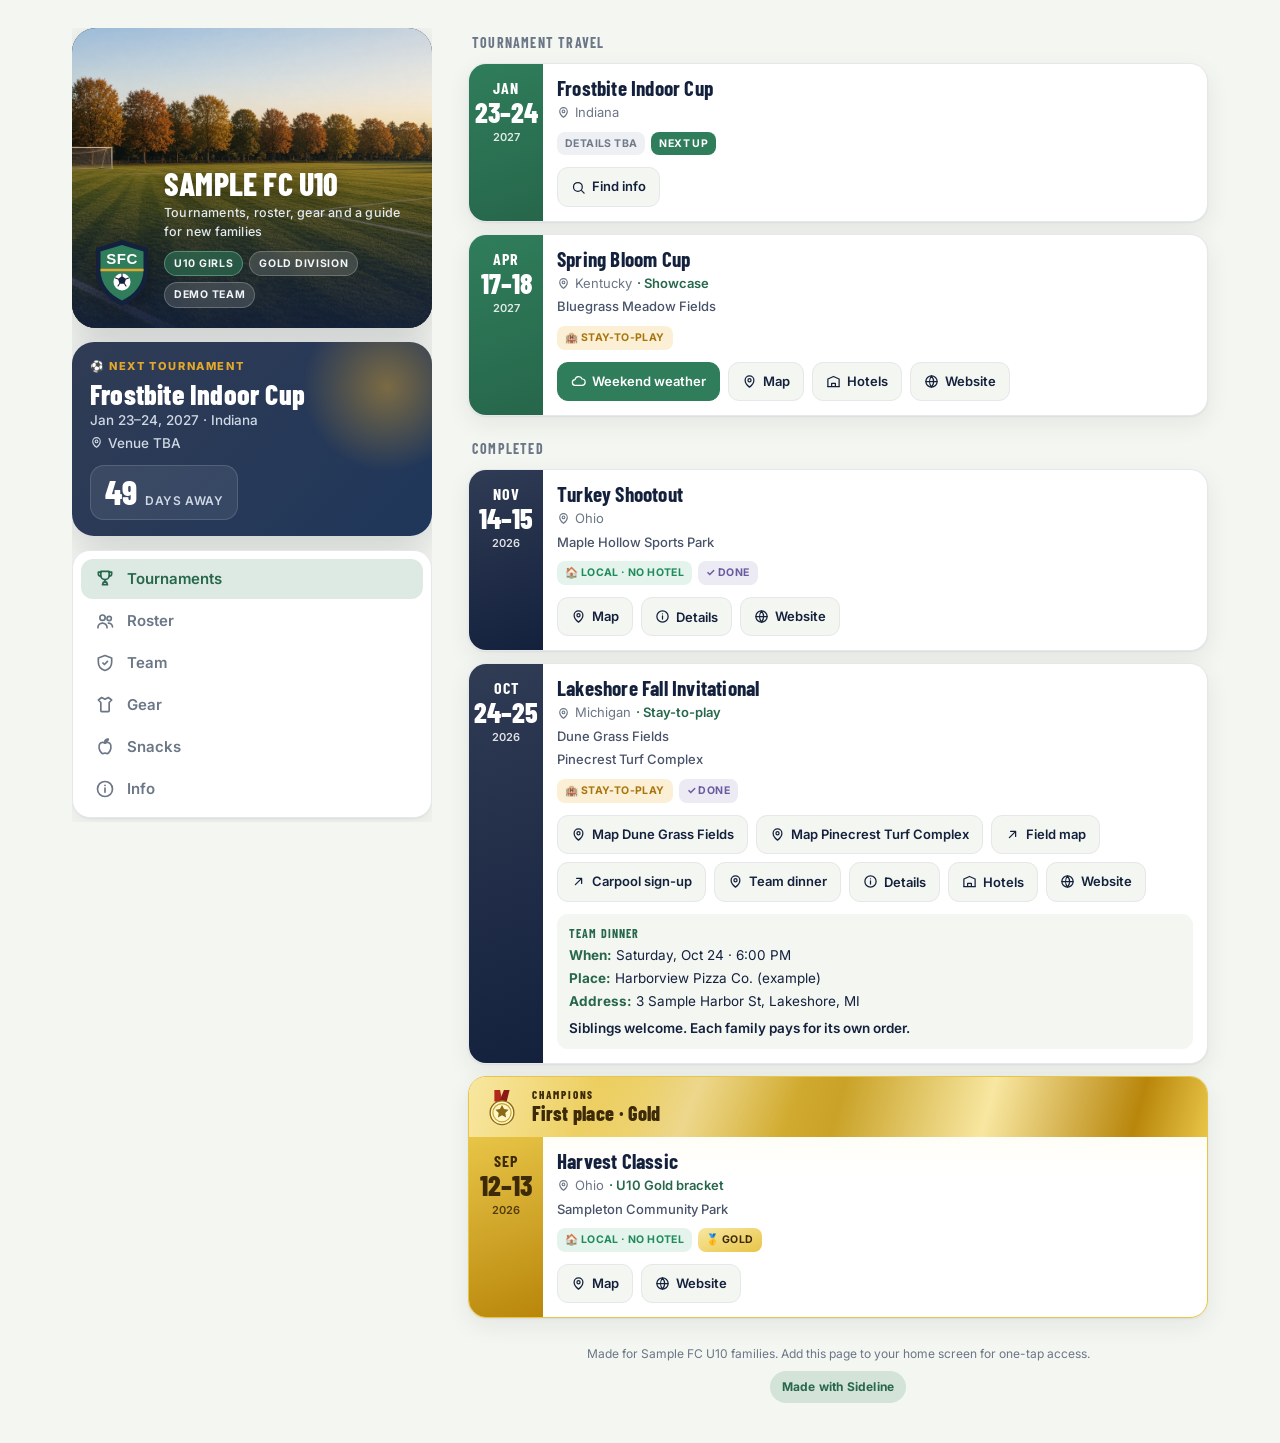
<file: src/index.html>
<!DOCTYPE html>
<html lang="en">
<head>
<meta charset="UTF-8" />
<meta name="viewport" content="width=device-width, initial-scale=1.0, viewport-fit=cover" />
<title>Team site</title>
<meta name="robots" content="noindex, nofollow" />
<meta name="theme-color" content="#14213d" />
<meta name="apple-mobile-web-app-capable" content="yes" />
<meta name="apple-mobile-web-app-status-bar-style" content="black-translucent" />
<link rel="manifest" href="manifest.webmanifest" />
<link rel="icon" href="assets/logo.svg" type="image/svg+xml" />
<link rel="preconnect" href="https://fonts.googleapis.com" />
<link rel="preconnect" href="https://fonts.gstatic.com" crossorigin />
<link href="https://fonts.googleapis.com/css2?family=Barlow+Condensed:wght@500;600;700;800&family=Inter:wght@400;500;600;700&display=swap" rel="stylesheet" />
<link rel="stylesheet" href="app.css" />
</head>
<body>
<div class="shell">
  <aside class="rail">
    <header class="hero" id="hero"></header>
    <div id="nextupHost"></div>
    <nav class="tabbar" id="tabbar" role="tablist"></nav>
  </aside>
  <div class="minibar" id="minibar"></div>
  <main id="main"></main>
</div>
<script src="app.js"></script>
</body>
</html>
</file>
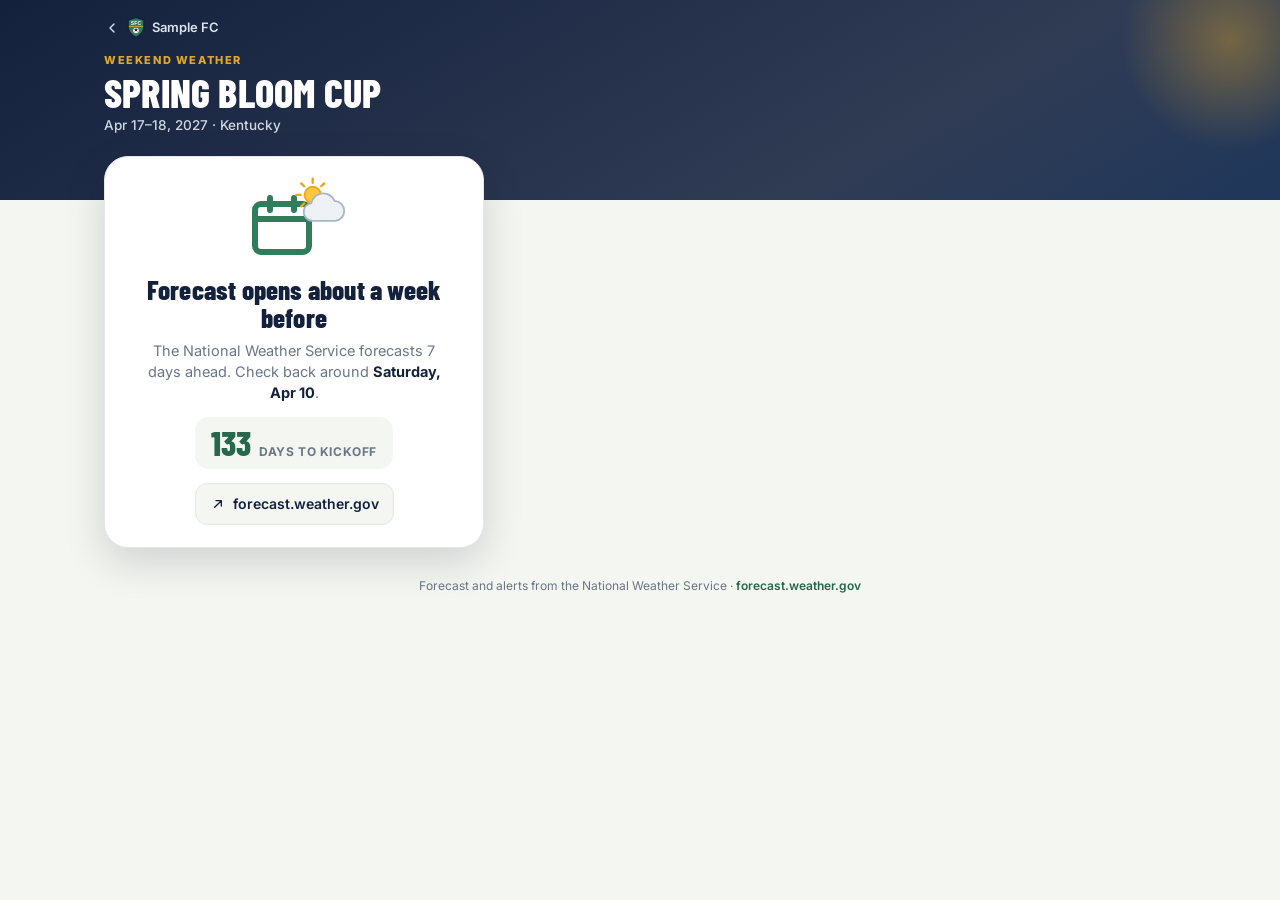
<file: src/weather/index.html>
<!DOCTYPE html>
<html lang="en">
<head>
<meta charset="UTF-8" />
<meta name="viewport" content="width=device-width, initial-scale=1.0, viewport-fit=cover" />
<title>Weekend weather</title>
<meta name="robots" content="noindex, nofollow" />
<meta name="theme-color" content="#14213d" />
<meta name="apple-mobile-web-app-capable" content="yes" />
<meta name="apple-mobile-web-app-status-bar-style" content="black-translucent" />
<link rel="manifest" href="../manifest.webmanifest" />
<link rel="icon" href="../assets/logo.svg" type="image/svg+xml" />
<link rel="preconnect" href="https://fonts.googleapis.com" />
<link rel="preconnect" href="https://fonts.gstatic.com" crossorigin />
<link href="https://fonts.googleapis.com/css2?family=Barlow+Condensed:wght@500;600;700;800&family=Inter:wght@400;500;600;700&display=swap" rel="stylesheet" />
<link rel="stylesheet" href="weather.css" />
</head>
<body>
<div id="app"></div>
<script type="module" src="weather.js"></script>
</body>
</html>
</file>
<file: src/app.css>
:root{
  --primary:#2f7d5b;
  --accent:#e3a82b;
  --dark:#14213d;
  --paper:#f4f6f1;
  --primary-deep:color-mix(in srgb,var(--primary) 82%,#000);
  --primary-light:color-mix(in srgb,var(--primary) 70%,#fff);
  --primary-wash:color-mix(in srgb,var(--primary) 16%,transparent);
  --dark-2:color-mix(in srgb,var(--dark) 88%,#fff);
  --dark-3:color-mix(in srgb,var(--dark) 72%,#3a6ea5);
  --ink:var(--dark);
  --ink-soft:color-mix(in srgb,var(--dark) 78%,#fff);
  --card:#fff;
  --line:color-mix(in srgb,var(--dark) 11%,#fff);
  --muted:#6b7686;
  --green:#1f8a5b;--green-bg:#e4f4ec;
  --amber:#a8740c;--amber-bg:#fbf0d6;
  --blue:#2b5fa8;--blue-bg:#eaf1fb;
  --red:#b3261e;--red-bg:#fbe9e7;
  --shadow:0 1px 2px rgba(15,27,45,.06),0 8px 24px rgba(15,27,45,.07);
  --shadow-lg:0 12px 40px rgba(15,27,45,.18);
  --radius:18px;
  --tabbar-h:64px;
  --safe-b:env(safe-area-inset-bottom,0px);
  --cond:'Barlow Condensed','Arial Narrow','Inter',sans-serif;
}
*{box-sizing:border-box;-webkit-tap-highlight-color:transparent}
html,body{margin:0;padding:0}
html{overflow-x:hidden}
body{
  font-family:'Inter',-apple-system,BlinkMacSystemFont,'Segoe UI',sans-serif;
  background:var(--paper);color:var(--ink);line-height:1.5;-webkit-font-smoothing:antialiased;
  padding-bottom:calc(var(--tabbar-h) + var(--safe-b) + 8px);
}
body.single-tab{padding-bottom:var(--safe-b)}
h1,h2,h3{font-family:var(--cond);letter-spacing:.2px}
a{color:inherit;text-decoration:none}
button{font-family:inherit}
[hidden]{display:none!important}

/* ---------- Hero: the photo leads the first screen ---------- */
.hero{position:relative;min-height:clamp(230px,40svh,340px);display:flex;align-items:flex-end;color:#fff;
  background:var(--dark);overflow:hidden;isolation:isolate}
.hero-photo{position:absolute;inset:0;width:100%;height:100%;object-fit:cover;object-position:center 60%;z-index:-2}
.hero::after{content:"";position:absolute;inset:0;z-index:-1;
  background:linear-gradient(180deg,rgba(0,0,0,0) 0%,rgba(0,0,0,.05) 35%,color-mix(in srgb,var(--dark) 88%,transparent) 100%)}
.hero-copy{display:flex;align-items:flex-end;gap:12px;width:100%;
  padding:calc(env(safe-area-inset-top,0px) + 16px) 18px 44px}
.hero-logo{flex:0 0 auto;width:58px;height:auto;filter:drop-shadow(0 6px 14px rgba(0,0,0,.35))}
.hero-text{min-width:0}
.hero h1{margin:0;font-size:30px;font-weight:800;line-height:.98;text-transform:uppercase;text-shadow:0 2px 16px rgba(0,0,0,.35)}
.hero .sub{margin-top:5px;font-size:12.5px;color:#e4e9f0;font-weight:500;letter-spacing:.2px}
.pill-row{display:flex;gap:6px;margin-top:9px;flex-wrap:wrap}
.tagpill{font-size:10.5px;font-weight:700;letter-spacing:.7px;text-transform:uppercase;padding:4px 9px;border-radius:999px;
  background:rgba(255,255,255,.14);color:#f2f5f9;border:1px solid rgba(255,255,255,.22);
  backdrop-filter:blur(6px);-webkit-backdrop-filter:blur(6px)}
.tagpill:first-child{background:color-mix(in srgb,var(--primary) 55%,transparent);border-color:color-mix(in srgb,var(--primary-light) 70%,transparent)}

/* slim bar slides in over the page once the hero has scrolled away */
.minibar{position:fixed;top:0;left:0;right:0;z-index:60;display:flex;align-items:center;justify-content:center;gap:9px;
  padding:calc(env(safe-area-inset-top,0px) + 9px) 14px 9px;color:#fff;
  background:linear-gradient(150deg,var(--dark) 0%,var(--dark-2) 75%,var(--dark-3) 100%);
  box-shadow:0 4px 16px rgba(15,27,45,.30);
  transform:translateY(-110%);transition:transform .26s cubic-bezier(.22,.61,.36,1);will-change:transform}
.minibar.show{transform:translateY(0)}
.minibar img{width:24px;height:auto;flex:0 0 auto}
.minibar span{font-family:var(--cond);font-weight:800;font-size:18px;text-transform:uppercase;letter-spacing:.6px;line-height:1}

/* ---------- Next-up card overlaps the hero's bottom edge ---------- */
#nextupHost{position:relative;z-index:2;max-width:680px;margin:-28px auto 0;padding:0 16px}
#nextupHost:empty{display:none}
body:not([data-view="tournaments"]) #nextupHost{display:none}
body:not([data-view="tournaments"]) .hero-copy{padding-bottom:20px}
.nextup{display:block;position:relative;background:linear-gradient(135deg,var(--dark-2),var(--dark-3));color:#fff;
  padding:16px 18px 16px;border-radius:22px;box-shadow:var(--shadow-lg);overflow:hidden}
.nextup::after{content:"";position:absolute;right:-40px;top:-40px;width:170px;height:170px;
  background:radial-gradient(circle,color-mix(in srgb,var(--accent) 45%,transparent),transparent 70%);pointer-events:none}
.nextup .kicker{font-size:11px;font-weight:800;letter-spacing:1.6px;text-transform:uppercase;color:var(--accent)}
.nextup h2{margin:5px 0 2px;font-size:28px;font-weight:800;line-height:1.03}
.nextup .meta{font-size:13.5px;color:#cfd8e4;font-weight:500}
.nextup .venue-line{display:flex;align-items:center;gap:5px;margin-top:2px}
.nextup .venue-line svg{width:13px;height:13px;flex:0 0 auto}
.countdown{display:flex;align-items:baseline;gap:8px;margin-top:12px;background:rgba(255,255,255,.08);
  border:1px solid rgba(255,255,255,.14);border-radius:14px;padding:9px 14px;width:fit-content}
.countdown .num{font-family:var(--cond);font-size:34px;font-weight:800;line-height:1}
.countdown .lbl{font-size:12px;color:#cfd8e4;font-weight:600;text-transform:uppercase;letter-spacing:.6px}
.countdown.today .num{color:#7ee0a8}

/* ---------- Layout ---------- */
main{max-width:680px;margin:0 auto;padding:8px 16px 8px}
.view{display:none;animation:fade .28s ease}
.view.active{display:block}
@keyframes fade{from{opacity:0;transform:translateY(6px)}to{opacity:1;transform:none}}
.section-label{font-family:var(--cond);text-transform:uppercase;letter-spacing:1.2px;
  font-size:14px;font-weight:700;color:var(--muted);margin:22px 4px 10px}
.lede{font-size:14px;line-height:1.65;color:var(--muted);margin:0 0 12px;padding:0 4px}
.card{background:var(--card);border:1px solid var(--line);border-radius:var(--radius);box-shadow:var(--shadow);overflow:hidden;
  scroll-margin-top:calc(env(safe-area-inset-top,0px) + 56px)}
.card + .card{margin-top:12px}
.card-pad{padding:14px 15px;border-top:1px solid var(--line);text-align:center}
.fine{font-size:12px;color:var(--muted);margin-top:9px;text-align:center}
.empty{padding:28px 18px;text-align:center;color:var(--muted);font-size:14px}

/* ---------- Buttons ---------- */
.actions{display:flex;gap:8px;flex-wrap:wrap;margin-top:12px}
.btn{display:inline-flex;align-items:center;gap:6px;font-size:13px;font-weight:600;padding:9px 13px;max-width:100%;
  border-radius:11px;border:1px solid var(--line);background:#fff;color:var(--ink);cursor:pointer;
  transition:transform .08s ease,background .15s ease;overflow-wrap:anywhere;text-align:left}
.btn:active{transform:scale(.96)}
.btn svg{width:15px;height:15px;flex:0 0 auto}
.btn.primary{background:var(--primary);border-color:var(--primary);color:#fff}
.btn.ghost{background:var(--paper)}
.btn.full{width:100%;justify-content:center}
.btn[aria-expanded="true"]{background:var(--primary-wash);border-color:color-mix(in srgb,var(--primary) 35%,#fff)}

/* ---------- Tournament cards ---------- */
.tcard{display:flex;align-items:stretch}
.datebox{flex:0 0 74px;background:linear-gradient(160deg,var(--primary),var(--primary-deep));color:#fff;
  display:flex;flex-direction:column;align-items:center;justify-content:flex-start;padding:16px 4px;text-align:center}
.datebox.past{background:linear-gradient(160deg,var(--dark-2),var(--dark))}
.datebox.medal{background:linear-gradient(160deg,var(--medal-a),var(--medal-b));color:var(--medal-ink)}
.datebox .mon{font-family:var(--cond);font-size:16px;font-weight:700;text-transform:uppercase;letter-spacing:1px;line-height:1}
.datebox .day{font-family:var(--cond);font-size:28px;font-weight:800;line-height:1;margin-top:2px;white-space:nowrap}
.datebox .yr{font-size:11px;font-weight:600;opacity:.85;margin-top:3px}
.tcard .body{flex:1;min-width:0;padding:13px 14px 14px}
.tcard h3{margin:0;font-size:21px;font-weight:700;line-height:1.05}
.loc{font-size:13px;color:var(--muted);margin-top:4px;display:flex;align-items:center;gap:5px;flex-wrap:wrap}
.loc svg{width:13px;height:13px;flex:0 0 auto}
.loc .tag{color:var(--primary-deep);font-weight:600}
.venue{font-size:13px;color:var(--ink-soft);margin-top:4px;font-weight:500}
.badges{display:flex;gap:6px;flex-wrap:wrap;margin-top:9px}
.badge{font-size:10.5px;font-weight:700;letter-spacing:.4px;text-transform:uppercase;padding:4px 8px;border-radius:8px}
.badge.stay{background:var(--amber-bg);color:var(--amber)}
.badge.local{background:var(--green-bg);color:var(--green)}
.badge.tbd{background:#eef0f3;color:#6f7a8a}
.badge.next{background:var(--primary);color:#fff}
.badge.days{background:var(--blue-bg);color:var(--blue)}
.badge.done{background:#eceaf3;color:#6a5aa0}
.badge.medal{background:linear-gradient(160deg,var(--medal-light),var(--medal-a));color:var(--medal-ink)}

/* Medal banner sits on top of the card; the rest keeps the same shape so it still stacks */
.medal-gold{--medal-light:#f8e7a1;--medal-a:#e8c547;--medal-b:#b8860b;--medal-ink:#3d2a08;--medal-face:#fff6c8;--medal-mid:#c9a227;--medal-deep:#8a6914}
.medal-silver{--medal-light:#eef1f5;--medal-a:#c7ced8;--medal-b:#8d97a5;--medal-ink:#232a33;--medal-face:#f6f8fb;--medal-mid:#a9b2be;--medal-deep:#5d6672}
.medal-bronze{--medal-light:#f3d8c2;--medal-a:#d39a6a;--medal-b:#9a5b2c;--medal-ink:#3b1f0b;--medal-face:#fbe8d8;--medal-mid:#c08250;--medal-deep:#7a4520}
.medal-card{border-color:var(--medal-a);background:linear-gradient(180deg,color-mix(in srgb,var(--medal-light) 22%,#fff) 0%,#fff 42%)}
.medal-banner{display:flex;align-items:center;gap:11px;padding:11px 14px;position:relative;overflow:hidden;color:var(--medal-ink);
  background:linear-gradient(105deg,var(--medal-light) 0%,var(--medal-a) 24%,var(--medal-mid) 50%,var(--medal-light) 70%,var(--medal-b) 90%,var(--medal-a) 100%)}
.medal-banner::after{content:"";position:absolute;inset:-20% auto -20% 16%;width:28%;
  background:linear-gradient(90deg,transparent,rgba(255,255,255,.4),transparent);transform:skewX(-22deg);pointer-events:none}
.medal-banner svg{width:38px;height:38px;flex:0 0 auto;position:relative;z-index:1}
.medal-copy{min-width:0;position:relative;z-index:1}
.medal-kicker{font-family:var(--cond);font-size:11px;font-weight:800;letter-spacing:1.8px;text-transform:uppercase;line-height:1}
.medal-line{font-family:var(--cond);font-size:20px;font-weight:800;letter-spacing:.3px;line-height:1.05;margin-top:3px}

/* Team dinner sits on the card face; families miss what hides behind a button */
.callout{background:var(--paper);border-radius:11px;padding:10px 12px;font-size:13.5px;line-height:1.55;color:var(--ink);margin-top:8px}
.callout b{display:block;font-family:var(--cond);font-size:12px;letter-spacing:1.1px;text-transform:uppercase;color:var(--primary-deep);margin-bottom:3px}
.dinner{margin-top:12px}
.dinner .dline + .dline{margin-top:2px}
.dinner .dline span{font-weight:700;color:var(--primary-deep)}
.dinner .dnote{margin-top:6px;font-weight:600}

/* Expanders animate the grid row, so a long panel is never clipped by a fixed max-height */
.expand{display:grid;grid-template-rows:0fr;transition:grid-template-rows .32s ease}
.expand.open{grid-template-rows:1fr}
.expand-in{overflow:hidden;min-height:0}
.expand-in::before{content:"";display:block;border-top:1px dashed var(--line);margin-top:13px;padding-top:13px}
.hotel-h{font-family:var(--cond);font-size:14px;font-weight:700;text-transform:uppercase;letter-spacing:.8px;color:var(--muted);
  display:flex;align-items:center;gap:6px}
.hotel-h svg{width:15px;height:15px;flex:0 0 auto}
.hotel-h.sub-h{margin-top:14px}
.hotel-host{margin-top:8px;font-weight:700;font-size:15px}
.hotel-host .tagline{font-size:11px;font-weight:700;color:var(--primary-deep);white-space:nowrap}
.hotel-host .tagline.out{color:var(--red);background:var(--red-bg);border-radius:6px;padding:2px 6px;margin-left:4px}
/* sold-out stays readable (not struck through): families need the name to know which hotel is gone */
.hotel-host.soldout{color:var(--muted)}
.hotel-addr{font-size:13px;color:var(--muted);margin-top:2px}
.hotel-addr.where{margin:6px 0 4px}
.hotel-list{margin:6px 0 0;padding:0;list-style:none}
.hotel-list li{font-size:13.5px;padding:10px 0;border-top:1px solid var(--line);display:flex;gap:8px;align-items:flex-start}
.hotel-list li:first-child{border-top:none}
.hotel-list .dot{flex:0 0 auto;width:6px;height:6px;border-radius:50%;background:var(--primary);margin-top:7px}
.hotel-opt{min-width:0;flex:1}
.hotel-opt-name{font-weight:600}
.hotel-note{font-size:12px;font-weight:700;color:var(--primary-deep);letter-spacing:.3px;margin-top:2px}
.hotel-opt .actions{margin-top:8px}

/* ---------- Roster ---------- */
.searchwrap{position:relative;margin-bottom:12px}
.searchwrap svg{position:absolute;left:13px;top:50%;transform:translateY(-50%);width:18px;height:18px;color:var(--muted)}
#rosterSearch{width:100%;padding:13px 14px 13px 40px;border-radius:14px;border:1px solid var(--line);
  background:#fff;font-size:16px;color:var(--ink);box-shadow:var(--shadow);-webkit-appearance:none;appearance:none}
#rosterSearch:focus{outline:none;border-color:var(--primary);box-shadow:0 0 0 3px var(--primary-wash)}
.pgrid{display:grid;grid-template-columns:repeat(auto-fill,minmax(min(100%,150px),1fr));gap:10px}
.pgrid > .card{margin:0}
.pcard{display:flex;align-items:center;gap:12px;padding:12px}
.jersey{flex:0 0 auto;width:46px;height:46px;border-radius:13px;background:linear-gradient(160deg,var(--dark-2),var(--dark));
  color:#fff;display:grid;place-items:center;font-family:var(--cond);font-weight:800;font-size:23px;
  box-shadow:inset 0 0 0 1px rgba(255,255,255,.08)}
.pname{font-size:16px;font-weight:700;line-height:1.15;overflow-wrap:anywhere}
.pmeta{font-size:12px;color:var(--muted);margin-top:1px}
#guardianList{grid-template-columns:repeat(auto-fill,minmax(min(100%,260px),1fr))}
.gcard{padding:13px 14px}
.gname{font-weight:700;font-size:15px}
.gmeta{font-size:12.5px;color:var(--muted);margin-top:1px}
.gcard .actions{margin-top:9px}
.noresults{text-align:center;color:var(--muted);padding:30px 10px;font-size:14px}

/* ---------- Team ---------- */
.staff-grid > .card + .card{margin-top:12px}
.coach{display:flex;flex-direction:column;gap:10px;padding:14px}
.coach-top{display:flex;align-items:center;gap:13px}
.coach .av{flex:0 0 auto;width:46px;height:46px;border-radius:50%;
  background:linear-gradient(160deg,var(--primary-light),var(--primary-deep));color:#fff;
  display:grid;place-items:center;font-family:var(--cond);font-weight:800;font-size:18px}
.coach .cn{font-size:16px;font-weight:700;line-height:1.1}
.coach .cr{font-size:12px;color:var(--primary-deep);font-weight:700;text-transform:uppercase;letter-spacing:.6px}
.coach .ca{margin-left:auto;display:flex;gap:8px}
.cmeta{display:flex;flex-direction:column;gap:3px;padding-left:59px}
.cmeta a,.cmeta span{font-size:13.5px;line-height:1.35;overflow-wrap:anywhere}
.cmeta a{color:var(--primary-deep);font-weight:600;width:fit-content}
.cmeta span{color:var(--ink-soft);user-select:text;-webkit-user-select:text}
.iconbtn{width:42px;height:42px;border-radius:12px;border:1px solid var(--line);background:#fff;display:grid;place-items:center;transition:transform .08s ease}
.iconbtn:active{transform:scale(.92)}
.iconbtn svg{width:18px;height:18px}
.iconbtn.call{background:var(--green-bg);border-color:#cfe9db;color:var(--green)}
.iconbtn.mail{background:var(--blue-bg);border-color:#d4e2f6;color:var(--blue)}
.inforow{display:flex;justify-content:space-between;gap:14px;padding:13px 15px;border-top:1px solid var(--line)}
.inforow:first-child{border-top:none}
.inforow .k{font-size:12.5px;color:var(--muted);font-weight:600;text-transform:uppercase;letter-spacing:.5px;flex:0 0 auto}
.inforow .v{font-size:14.5px;font-weight:600;text-align:right;min-width:0;overflow-wrap:anywhere}
.pathway{padding:16px 16px 6px}
.step{display:flex;gap:13px;position:relative;padding-bottom:18px}
.step:last-child{padding-bottom:4px}
.step .marker{flex:0 0 auto;width:24px;height:24px;border-radius:50%;border:2px solid var(--line);background:#fff;display:grid;place-items:center;z-index:2}
.step .marker i{width:8px;height:8px;border-radius:50%;background:var(--line)}
.step.cur .marker{border-color:var(--primary)}
.step.cur .marker i{background:var(--primary);box-shadow:0 0 0 4px color-mix(in srgb,var(--accent) 35%,transparent)}
.step:not(:last-child)::before{content:"";position:absolute;left:11px;top:24px;bottom:0;width:2px;background:var(--line)}
.step .t{font-size:15px;font-weight:600;line-height:1.2}
.step.cur .t{color:var(--primary-deep)}
.step .d{font-size:12px;color:var(--muted)}
.nowtag{font-size:10px;font-weight:800;letter-spacing:.6px;text-transform:uppercase;color:#fff;background:var(--primary);padding:2px 7px;border-radius:6px;margin-left:8px;vertical-align:middle;white-space:nowrap}

/* ---------- Gear ---------- */
.kits{display:grid;grid-template-columns:repeat(auto-fit,minmax(68px,1fr));gap:16px 8px;padding:16px 12px}
.kit{text-align:center;min-width:0}
.kit .shirt{height:58px;display:flex;align-items:center;justify-content:center}
.kit .shirt svg{max-width:100%}
.kit .kn{font-size:13px;font-weight:700;margin-top:6px}
.kit .kt{font-size:11px;color:var(--muted);text-transform:uppercase;letter-spacing:.5px}
.attire{display:flex;align-items:center;gap:16px;padding:16px}
.attire .kit{flex:0 0 auto}
.dotlist{margin:0 0 9px;padding:0;list-style:none}
.dotlist li{position:relative;padding-left:16px;margin-bottom:5px}
.dotlist li::before{content:"";position:absolute;left:2px;top:8px;width:5px;height:5px;border-radius:50%;background:var(--primary)}
.attire .dotlist{margin:0;font-size:14.5px;font-weight:600}
.attire .dotlist li + li{margin-top:7px}

/* ---------- Snacks ---------- */
.snack-card{padding:22px 16px 18px;text-align:center}
.snack-art{width:64px;height:64px;margin:0 auto 14px;border-radius:20px;display:grid;place-items:center;
  background:var(--primary-wash);color:var(--primary-deep)}
.snack-art svg{width:34px;height:34px}

/* ---------- Info ---------- */
.qa{background:var(--card);border:1px solid var(--line);border-radius:var(--radius);box-shadow:var(--shadow);overflow:hidden}
.qa + .qa{margin-top:10px}
.qa summary{list-style:none;cursor:pointer;padding:14px 15px;display:flex;align-items:flex-start;gap:10px;font-weight:700;font-size:15px;line-height:1.35}
.qa summary::-webkit-details-marker{display:none}
.qa .chev{margin-left:auto;flex:none;width:18px;height:18px;color:var(--muted);transition:transform .2s ease;margin-top:1px}
.qa .chev svg{width:18px;height:18px}
.qa[open] .chev{transform:rotate(180deg)}
.qa .ans{border-top:1px solid var(--line);padding:13px 15px 15px;font-size:14px;line-height:1.65;color:var(--muted)}
.qa .ans p{margin:0 0 9px}
.qa .ans > :last-child{margin-bottom:0}
.tip{background:var(--paper);border-radius:11px;padding:10px 12px;font-size:13.5px;color:var(--ink);line-height:1.55}
.linkrow{display:flex;align-items:center;gap:12px;padding:13px 15px;border-top:1px solid var(--line)}
.linkrow:first-child{border-top:none}
.linkrow span{flex:1;min-width:0}
.linkrow b{display:block;font-size:14.5px}
.linkrow small{display:block;font-size:12.5px;color:var(--muted)}
.linkrow svg{width:16px;height:16px;color:var(--muted);flex:0 0 auto}

/* ---------- Footer ---------- */
.footer{text-align:center;color:var(--muted);font-size:12px;padding:26px 16px 12px;line-height:1.6}
.credit{margin-top:8px}
.credit a{display:inline-flex;align-items:center;gap:6px;color:var(--primary-deep);font-weight:700;letter-spacing:.2px;
  padding:6px 12px;border-radius:999px;background:var(--primary-wash)}

/* ---------- Bottom tab bar ---------- */
.tabbar{position:fixed;left:0;right:0;bottom:0;z-index:50;height:calc(var(--tabbar-h) + var(--safe-b));
  padding-bottom:var(--safe-b);background:rgba(255,255,255,.92);backdrop-filter:saturate(160%) blur(14px);
  -webkit-backdrop-filter:saturate(160%) blur(14px);border-top:1px solid var(--line);display:flex}
.single-tab .tabbar{display:none}
.tab{flex:1;min-width:0;border:none;background:none;display:flex;flex-direction:column;align-items:center;justify-content:center;
  gap:3px;color:var(--muted);cursor:pointer;font-size:10px;font-weight:600;letter-spacing:-.2px;white-space:nowrap;
  padding:6px 1px 0;transition:color .15s ease}
.tab svg{width:22px;height:22px;transition:transform .12s ease}
/* six tabs at 320px leave 53px each; "Tournaments" only fits at 9px */
@media (max-width:359px){ .tab{font-size:9px;letter-spacing:-.3px} }
.tab.active{color:var(--primary-deep)}
.tab.active svg{transform:translateY(-1px)}

/* ---------- Tablet: give the hero and cards room ---------- */
@media (min-width:600px){
  .hero{min-height:clamp(260px,36svh,360px)}
  .hero-copy{max-width:680px;margin:0 auto;padding-left:20px;padding-right:20px}
  .hero h1{font-size:38px}
  .hero-logo{width:70px}
}

/* ---------- Desktop: sticky rail (photo, next-up, vertical tabs) beside the content column ---------- */
@media (min-width:900px){
  body{padding-bottom:0}
  .shell{display:grid;grid-template-columns:minmax(300px,360px) minmax(0,740px);justify-content:center;gap:36px;padding:28px 28px 0;align-items:start}
  .rail{position:sticky;top:28px;display:flex;flex-direction:column;gap:14px;max-height:calc(100vh - 56px);overflow:auto;padding-bottom:4px}
  .hero{min-height:300px;border-radius:24px;box-shadow:var(--shadow-lg);flex:0 0 auto}
  .hero-copy,body:not([data-view="tournaments"]) .hero-copy{padding:18px 20px 20px;margin:0}
  .hero h1{font-size:32px}
  .hero-logo{width:60px}
  #nextupHost,body:not([data-view="tournaments"]) #nextupHost{display:block;margin:0;padding:0;max-width:none}
  #nextupHost:empty{display:none}
  .nextup{transition:transform .15s ease}
  .nextup:hover{transform:translateY(-2px)}
  .tabbar{position:static;height:auto;padding:8px;flex-direction:column;gap:2px;border:1px solid var(--line);border-radius:var(--radius);
    background:#fff;box-shadow:var(--shadow);backdrop-filter:none;-webkit-backdrop-filter:none}
  .tab{flex-direction:row;justify-content:flex-start;gap:12px;font-size:15px;letter-spacing:0;padding:10px 14px;border-radius:12px}
  .tab:hover{background:var(--paper);color:var(--ink)}
  .tab.active{background:var(--primary-wash);color:var(--primary-deep)}
  .tab svg{width:20px;height:20px}
  .minibar{display:none}
  main{max-width:none;margin:0;padding:0 0 28px}
  .view > .section-label:first-child{margin-top:4px}
  .staff-grid{display:grid;grid-template-columns:repeat(auto-fill,minmax(300px,1fr));gap:12px}
  .staff-grid > .card + .card{margin-top:0}
  .pgrid{grid-template-columns:repeat(auto-fill,minmax(200px,1fr))}
}
</file>
<file: src/weather/weather.css>
:root{
  --primary:#2f7d5b;
  --accent:#e3a82b;
  --dark:#14213d;
  --paper:#f4f6f1;
  --primary-deep:color-mix(in srgb,var(--primary) 82%,#000);
  --primary-wash:color-mix(in srgb,var(--primary) 14%,transparent);
  --dark-2:color-mix(in srgb,var(--dark) 88%,#fff);
  --dark-3:color-mix(in srgb,var(--dark) 72%,#3a6ea5);
  --ink:var(--dark);
  --line:color-mix(in srgb,var(--dark) 11%,#fff);
  --muted:#6b7686;
  --rain:#2f7fe0;--rain-bg:#e6f0fc;
  --red:#b3261e;
  --shadow:0 1px 2px rgba(15,27,45,.06),0 8px 24px rgba(15,27,45,.07);
  --shadow-lg:0 14px 40px rgba(15,27,45,.16);
  --cond:'Barlow Condensed','Arial Narrow','Inter',sans-serif;
}
*{box-sizing:border-box;-webkit-tap-highlight-color:transparent}
html,body{margin:0;padding:0}
html{overflow-x:hidden}
body{font-family:'Inter',-apple-system,BlinkMacSystemFont,'Segoe UI',sans-serif;background:var(--paper);color:var(--ink);
  line-height:1.45;-webkit-font-smoothing:antialiased}
a{color:inherit;text-decoration:none}
button{font-family:inherit}
h1,h2,h3{font-family:var(--cond);letter-spacing:.2px;margin:0}
svg{display:block}
.sr{position:absolute;width:1px;height:1px;overflow:hidden;clip:rect(0 0 0 0);white-space:nowrap}

/* ---------- Alerts lead the page, above everything ---------- */
.alerts{background:var(--red);color:#fff;padding-top:env(safe-area-inset-top,0px)}
.alert{max-width:1120px;margin:0 auto;border-bottom:1px solid rgba(255,255,255,.18)}
.alert summary{list-style:none;cursor:pointer;display:flex;align-items:center;gap:10px;padding:11px 16px}
.alert summary::-webkit-details-marker{display:none}
.alert summary svg{width:22px;height:22px;flex:0 0 auto}
.alert-t{display:flex;flex-wrap:wrap;align-items:baseline;gap:2px 8px;min-width:0}
.alert-t b{font-family:var(--cond);font-size:19px;font-weight:800;text-transform:uppercase;letter-spacing:.5px;line-height:1.1}
.alert-t small{font-size:12.5px;font-weight:600;opacity:.9}
.alert summary::after{content:"Details";margin-left:auto;font-size:11px;font-weight:700;text-transform:uppercase;letter-spacing:.6px;
  padding:4px 8px;border-radius:7px;background:rgba(255,255,255,.16);flex:0 0 auto}
.alert[open] summary::after{content:"Hide"}
.alert-body{padding:0 16px 12px 48px;font-size:13.5px;line-height:1.5}
.alert-body p{margin:0 0 6px}
.alert-src{opacity:.8;font-size:12px}

/* ---------- Header in the team's dark color ---------- */
.top{color:#fff;background:linear-gradient(150deg,var(--dark) 0%,var(--dark-2) 70%,var(--dark-3) 100%);
  padding:calc(env(safe-area-inset-top,0px) + 12px) 0 54px;position:relative;overflow:hidden}
.alerts + .top{padding-top:12px}
.top::after{content:"";position:absolute;right:-60px;top:-70px;width:220px;height:220px;pointer-events:none;
  background:radial-gradient(circle,color-mix(in srgb,var(--accent) 40%,transparent),transparent 70%)}
.top-in{max-width:1120px;margin:0 auto;padding:0 16px;position:relative;z-index:1}
.back{display:inline-flex;align-items:center;gap:6px;font-size:13px;font-weight:600;color:#dbe3ee;padding:4px 0}
.back svg{width:16px;height:16px}
.back img{width:20px;height:auto}
.kicker{margin-top:10px;font-size:11px;font-weight:800;letter-spacing:1.6px;text-transform:uppercase;color:var(--accent)}
.top h1{font-size:30px;font-weight:800;line-height:1;margin-top:3px;text-transform:uppercase}
.top .meta{font-size:13.5px;color:#cfd8e4;font-weight:500;margin-top:4px}
.tchips{display:flex;gap:6px;margin:12px -16px 0;padding:0 16px 2px;overflow-x:auto;scrollbar-width:none}
.tchips::-webkit-scrollbar{display:none}
.tchip{flex:0 0 auto;display:flex;flex-direction:column;font-size:12.5px;font-weight:700;line-height:1.2;padding:7px 11px;border-radius:12px;
  background:rgba(255,255,255,.1);border:1px solid rgba(255,255,255,.16);color:#e9eef5}
.tchip small{font-size:11px;font-weight:500;color:#b9c5d4}
.tchip.on{background:#fff;color:var(--dark);border-color:#fff}
.tchip.on small{color:var(--muted)}

/* ---------- Layout ---------- */
.wx{max-width:1120px;margin:-40px auto 0;padding:0 14px 8px;position:relative;z-index:2}
.layout{display:flex;flex-direction:column;gap:14px}
.btn{display:inline-flex;align-items:center;gap:7px;font-size:14px;font-weight:600;padding:10px 14px;border-radius:12px;
  border:1px solid var(--line);background:var(--paper);color:var(--ink);cursor:pointer}
.btn svg{width:16px;height:16px;flex:0 0 auto}
.btn.primary{background:var(--primary);border-color:var(--primary);color:#fff}
.actions{display:flex;flex-wrap:wrap;gap:8px;margin-top:14px}
.fine{font-size:12px;color:var(--muted);margin:10px 0 0;overflow-wrap:anywhere}

/* ---------- The big conditions card leads the first screen ---------- */
.now{background:#fff;border-radius:24px;box-shadow:var(--shadow-lg);padding:16px 16px 18px;border:1px solid var(--line)}
.now-top{display:flex;flex-direction:column;gap:2px}
.now-kicker{font-size:11.5px;font-weight:800;letter-spacing:1.3px;text-transform:uppercase;color:var(--primary-deep)}
.now-where{display:flex;align-items:center;gap:5px;font-size:13px;color:var(--muted);font-weight:500;min-width:0}
.now-where svg{width:14px;height:14px;flex:0 0 auto}
.now-where span{overflow:hidden;text-overflow:ellipsis;white-space:nowrap}
.now-main{display:flex;align-items:center;gap:6px;margin-top:4px}
.now-icon{width:min(34vw,128px);height:min(34vw,128px);flex:0 0 auto;margin-left:-8px}
.now-temp{display:flex;flex-direction:column}
.now-temp .hi{font-family:var(--cond);font-size:clamp(64px,22vw,92px);font-weight:800;line-height:.85;letter-spacing:-1px}
.now-temp .lo{font-size:14px;font-weight:600;color:var(--muted);margin-top:6px}
.now-text{font-family:var(--cond);font-size:23px;font-weight:700;line-height:1.1}
.now-stats{display:grid;grid-template-columns:repeat(3,minmax(0,1fr));gap:8px;margin-top:14px}
.stat{background:var(--paper);border-radius:14px;padding:10px 10px 9px;display:flex;flex-direction:column;gap:1px;min-width:0}
.stat svg{width:18px;height:18px;margin-bottom:3px;color:var(--muted)}
.stat.rain svg{color:var(--rain)}
.stat.kick svg{color:var(--primary)}
.stat b{font-family:var(--cond);font-size:26px;font-weight:800;line-height:1}
.stat b small{font-size:14px;font-weight:700}
.stat span{font-size:11px;color:var(--muted);font-weight:600;line-height:1.25}
.stat .arrow{width:18px;height:18px;color:var(--ink)}
.gear{margin-top:14px;border-top:1px dashed var(--line);padding-top:12px}
.gear-h{font-family:var(--cond);font-size:13px;font-weight:700;letter-spacing:1.1px;text-transform:uppercase;color:var(--muted)}
.gear ul{list-style:none;margin:6px 0 0;padding:0;display:grid;gap:6px}
.gear li{display:flex;align-items:center;gap:10px;font-size:14px;font-weight:600}
.gear li svg{width:28px;height:28px;padding:6px;border-radius:9px;background:var(--primary-wash);color:var(--primary-deep);flex:0 0 auto}

/* ---------- Day sections ---------- */
.day{margin-top:8px}
.day-h{display:flex;align-items:flex-end;justify-content:space-between;gap:10px;padding:8px 4px 8px}
.day-h h2{font-size:24px;font-weight:800;text-transform:uppercase;line-height:1}
.day-h h2 small{font-family:'Inter',sans-serif;font-size:12.5px;font-weight:600;color:var(--muted);text-transform:none;margin-left:7px;letter-spacing:0}
.day-sum{display:flex;align-items:center;gap:4px;font-size:13px;color:var(--muted);min-width:0}
.day-sum .ds{width:28px;height:28px;flex:0 0 auto}
.day-sum b{font-size:16px;color:var(--ink)}
.day-sum .txt{display:none}
.gear-chips{list-style:none;margin:0 0 8px;padding:0 2px;display:flex;flex-wrap:wrap;gap:6px}
.gear-chips li{display:inline-flex;align-items:center;gap:5px;font-size:12px;font-weight:600;padding:5px 9px;border-radius:999px;
  background:#fff;border:1px solid var(--line);color:var(--ink)}
.gear-chips svg{width:14px;height:14px;color:var(--primary-deep)}
.field{background:#fff;border:1px solid var(--line);border-radius:18px;box-shadow:var(--shadow);padding:12px 10px 10px}
.field + .field{margin-top:10px}
.field-h{display:flex;align-items:center;flex-wrap:wrap;gap:2px 6px;padding:0 4px 8px;font-size:14px}
.field-h svg{width:14px;height:14px;color:var(--primary);flex:0 0 auto}
.field-h span{font-size:12px;color:var(--muted)}

/* ---------- Hourly strip: 11 columns always fit, no sideways scrolling ---------- */
.strip{position:relative;padding-top:24px}
.marks{position:absolute;inset:0}
.cols{list-style:none;margin:0;padding:0;display:grid;grid-template-columns:repeat(11,minmax(0,1fr));position:relative;z-index:1}
.col{display:flex;flex-direction:column;align-items:center;gap:2px;padding:4px 0 2px;min-width:0;border-radius:9px}
.col.wet{background:linear-gradient(180deg,transparent,color-mix(in srgb,var(--rain-bg) 80%,transparent))}
.col .t{font-size:10px;font-weight:600;color:var(--muted)}
.col .i{width:24px;height:24px}
.col .temp{font-size:13px;font-weight:700;letter-spacing:-.3px}
.col .bar{width:7px;height:26px;border-radius:4px;background:var(--rain-bg);display:flex;align-items:flex-end;overflow:hidden;margin-top:1px}
.col .bar i{display:block;width:100%;background:var(--rain);border-radius:4px}
.col .rp{font-size:10px;font-weight:600;color:var(--rain);letter-spacing:-.3px}
.col .w{display:flex;align-items:center;gap:1px;font-size:10px;font-weight:600;color:var(--ink);letter-spacing:-.3px}
.col .w .arrow{width:9px;height:9px;flex:0 0 auto}
.col.none{opacity:.35}
.kick-stem{position:absolute;top:18px;height:8px;width:2px;margin-left:-1px;background:var(--primary);border-radius:2px}
.arrive-band{position:absolute;top:24px;bottom:0;background:color-mix(in srgb,var(--accent) 16%,transparent);
  border-top:3px solid var(--accent);border-radius:3px 0 0 6px}
.col.kick{box-shadow:inset 0 0 0 2px var(--primary);background:var(--primary-wash)}
.kick-pill{position:absolute;top:0;transform:translateX(-50%);display:inline-flex;align-items:center;gap:3px;white-space:nowrap;
  background:var(--primary);color:#fff;font-size:10.5px;font-weight:700;line-height:1;padding:4px 6px;border-radius:999px;z-index:3}
.kick-pill.start{transform:none;margin-left:-4px}
.kick-pill.end{transform:translateX(-100%);margin-left:4px}
.kick-pill svg{width:10px;height:10px}
.strip-empty{display:flex;gap:10px;align-items:flex-start;font-size:13px;color:var(--muted);padding:6px 4px}
.strip-empty svg{width:18px;height:18px;flex:0 0 auto;margin-top:1px}

.legend{display:flex;flex-wrap:wrap;gap:6px 14px;margin:12px 4px 0;font-size:11.5px;color:var(--muted);font-weight:500}
.legend span{display:inline-flex;align-items:center;gap:5px}
.legend .arrow{width:11px;height:11px;color:var(--ink)}
.lg-bar{display:inline-block;width:6px;height:12px;border-radius:3px;background:linear-gradient(0deg,var(--rain) 55%,var(--rain-bg) 55%)}
.lg-kick{display:inline-block;width:12px;height:12px;border-radius:4px;box-shadow:inset 0 0 0 2px var(--primary);background:var(--primary-wash)}

/* ---------- Game rows ---------- */
.games{list-style:none;margin:8px 0 0;padding:0}
.games li{display:flex;align-items:center;gap:10px;padding:9px 4px;border-top:1px solid var(--line)}
.gt{flex:0 0 52px;font-family:var(--cond);font-size:20px;font-weight:800;line-height:1;white-space:nowrap}
.gt small{font-size:11px;font-weight:700;margin-left:2px;color:var(--muted)}
.go{flex:1;min-width:0;display:flex;flex-direction:column}
.go b{font-size:14px;line-height:1.25;overflow-wrap:anywhere}
.go small{display:flex;align-items:center;gap:5px;font-size:12px;color:var(--muted);font-weight:500}
.swatch{display:inline-block;width:12px;height:10px;border-radius:2px;border-top:3px solid var(--accent);
  background:color-mix(in srgb,var(--accent) 22%,transparent);flex:0 0 auto}
.gw{display:flex;align-items:center;gap:6px;font-size:12px;font-weight:600;color:var(--muted);flex:0 0 auto}
.gw .gi{width:22px;height:22px}
.gw b{font-size:14px;color:var(--ink)}
.gw span{display:inline-flex;align-items:center;gap:2px}
.gw span svg{width:11px;height:11px}
.gw span:first-of-type svg{color:var(--rain)}
@media (max-width:359px){
  .gw span:last-child{display:none}
  .field{padding:10px 6px 8px}
  .col .temp{font-size:12px;letter-spacing:-.5px}
  .gt{flex-basis:46px;font-size:18px}
}

/* ---------- Too-far, error and empty states ---------- */
.soon{text-align:center;padding:24px 18px 22px}
.soon-art{position:relative;width:96px;height:84px;margin:0 auto 10px}
.soon-art > svg:first-child{width:72px;height:72px;color:var(--primary);position:absolute;left:0;top:8px}
.soon-sky{width:52px;height:52px;position:absolute;right:-4px;top:-4px}
.soon h2,.note h2{font-size:27px;font-weight:800;line-height:1.05}
.soon p,.note p{font-size:14.5px;color:var(--muted);margin:8px auto 0;max-width:34ch}
.soon p b{color:var(--ink)}
.soon .actions{justify-content:center}
.soon-count{display:inline-flex;align-items:baseline;gap:8px;margin-top:14px;padding:9px 16px;border-radius:14px;background:var(--paper)}
.soon-count b{font-family:var(--cond);font-size:34px;font-weight:800;line-height:1;color:var(--primary-deep)}
.soon-count span{font-size:12px;font-weight:700;text-transform:uppercase;letter-spacing:.6px;color:var(--muted)}
.note{padding:22px 18px}
.note p{margin-left:0}
.schedule .label{font-size:14px;font-weight:700;text-transform:uppercase;letter-spacing:1.2px;color:var(--muted);margin:10px 4px 8px}
.sched-day{background:#fff;border:1px solid var(--line);border-radius:18px;box-shadow:var(--shadow);padding:10px 12px 4px}
.sched-day + .sched-day{margin-top:10px}
.sched-day h3{font-size:19px;font-weight:800;text-transform:uppercase;padding:0 4px}
.sched-day h3 small{font-family:'Inter',sans-serif;font-size:12px;font-weight:600;color:var(--muted);text-transform:none;margin-left:5px}
.sched-day .games{margin-top:4px}

/* skeleton while the first answer comes back */
.skeleton{display:flex;flex-direction:column;gap:12px}
.sk{border-radius:14px;background:linear-gradient(90deg,#eceff3 0%,#f6f7f9 50%,#eceff3 100%);background-size:200% 100%;animation:sk 1.2s linear infinite}
.sk-a{height:18px;width:50%}.sk-b{height:110px}.sk-c{height:62px}
.sk-strip{height:170px;border-radius:18px;margin-top:14px}
@keyframes sk{to{background-position:-200% 0}}

/* ---------- Footer ---------- */
.foot{max-width:1120px;margin:0 auto;text-align:center;color:var(--muted);font-size:12px;padding:20px 16px calc(env(safe-area-inset-bottom,0px) + 22px);line-height:1.6}
.foot a{color:var(--primary-deep);font-weight:600}
.sample{display:inline-block;margin-bottom:6px;padding:4px 10px;border-radius:999px;background:var(--primary-wash);color:var(--primary-deep);font-weight:700}

/* ---------- Wider screens ---------- */
@media (min-width:600px){
  .day-sum .txt{display:inline;margin-left:6px}
  .col .i{width:30px;height:30px}
  .col .temp{font-size:15px}
  .col .t,.col .rp,.col .w{font-size:11px}
  .kick-pill{font-size:11.5px;padding:4px 8px}
}
@media (min-width:960px){
  .top{padding-bottom:64px}
  .top h1{font-size:40px}
  .wx{padding:0 24px 8px;margin-top:-44px}
  .top-in{padding:0 24px}
  .tchips{margin:14px 0 0;padding:0}
  .layout{display:grid;grid-template-columns:380px minmax(0,1fr);gap:24px;align-items:start}
  .lead{position:sticky;top:20px}
  .rest > .day:first-child{margin-top:0}
  .rest > .day:first-child .day-h{color:#fff;padding-top:0}
  .rest > .day:first-child .day-h small,.rest > .day:first-child .day-sum,.rest > .day:first-child .day-sum b{color:#dbe3ee}
  .rest > .schedule .label{color:#dbe3ee;margin-top:0}
  .field{padding:14px 14px 12px}
  .col{padding:6px 0 4px;gap:3px}
  .col .bar{height:34px;width:8px}
}
</file>
